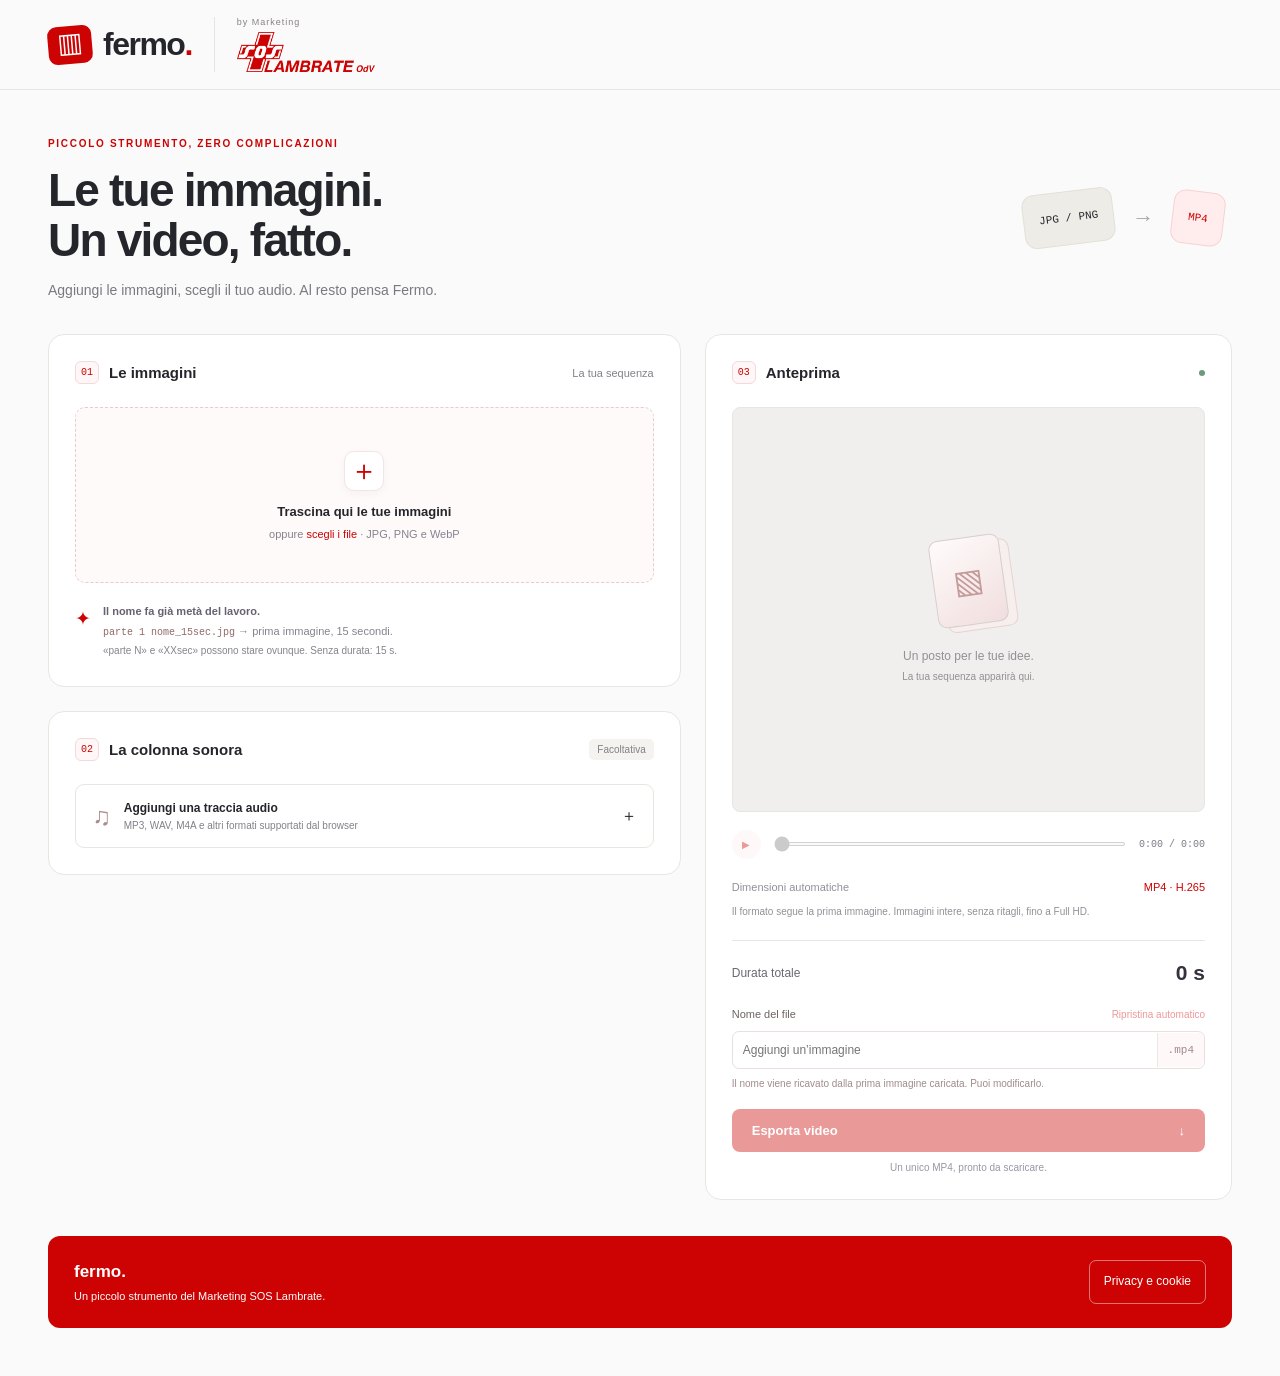
<file: index.html>
<!doctype html>
<html lang="it"><head><meta charset="UTF-8"><meta name="viewport" content="width=device-width,initial-scale=1"><meta name="theme-color" content="#fafafa"><meta name="description" content="Trasforma immagini in un video MP4. Ordine e durata automatici, audio su misura."><title>Fermo — by Marketing SOS Lambrate</title><link rel="stylesheet" href="style.css"></head>
<body>
<header><div class="brand-lockup"><a class="brand" href="./"><span class="brand-icon">▥</span> fermo<span class="brand-dot">.</span></a><div class="brand-credit"><span>by Marketing</span><img src="sos-lambrate.png" alt="SOS Lambrate OdV" width="138" height="40"></div></div></header>
<main>
<div class="intro"><div><div class="eyebrow">PICCOLO STRUMENTO, ZERO COMPLICAZIONI</div><h1>Le tue immagini.<br>Un video, fatto.</h1><p>Aggiungi le immagini, scegli il tuo audio. Al resto pensa Fermo.</p></div><div class="intro-note"><span>JPG / PNG</span><b>→</b><span>MP4</span></div></div>
<div id="message" role="status" aria-live="polite" hidden></div>
<fieldset id="editor"><div class="workspace"><div class="left-column">
<section class="panel"><div class="section-head"><h2><span class="step">01</span> Le immagini</h2><span id="count" class="muted">La tua sequenza</span></div>
<label class="dropzone" id="dropzone" for="images"><span class="upload-icon">＋</span><strong>Trascina qui le tue immagini</strong><span>oppure <u>scegli i file</u> · JPG, PNG e WebP</span><input id="images" type="file" accept="image/jpeg,image/png,image/webp" multiple></label>
<div class="rule"><span>✦</span><div><b>Il nome fa già metà del lavoro.</b><br><code>parte 1 nome_15sec.jpg</code> → prima immagine, 15 secondi.<br><small>«parte N» e «XXsec» possono stare ovunque. Senza durata: 15 s.</small></div></div>
<div id="sequence" class="sequence"></div><div id="duplicate" class="warning" hidden></div>
<div class="list-tools" id="listTools" hidden><span>Trascina le schede o usa le frecce per riordinare.</span><button type="button" class="text-button" id="sort">Riordina per parte ↗</button></div>
</section>
<section class="panel audio-panel"><div class="section-head"><h2><span class="step">02</span> La colonna sonora</h2><span class="tag">Facoltativa</span></div>
<label class="audio-upload" for="audio"><span class="music">♫</span><div><strong id="audioName">Aggiungi una traccia audio</strong><small id="audioSubtitle">MP3, WAV, M4A e altri formati supportati dal browser</small></div><span>＋</span><input id="audio" type="file" accept="audio/*"></label>
<div id="audioEditor" hidden>
<div class="audio-window-heading"><span>Il tuo audio, a misura di video</span><strong id="windowDuration">0 s</strong></div>
<p class="window-instructions" id="windowInstructions">Trascina il riquadro per scegliere il punto di partenza. La durata segue il video.</p>
<div class="wave-wrap" id="waveWrap"><canvas id="wave" width="1000" height="110" aria-label="Forma d’onda della traccia audio"></canvas><div id="waveSelection" role="slider" tabindex="0" aria-label="Posizione del tratto audio, durata uguale al video" aria-valuemin="0" aria-valuemax="0" aria-valuenow="0"><span id="windowGrip">↔</span></div><div id="audioPlayhead" class="audio-playhead" aria-hidden="true" hidden><span></span></div></div>
<div class="wave-labels"><span>0:00</span><span id="trackDuration">0:00</span></div>
<div class="audio-window-controls"><div class="audio-time-info"><span id="selectedInterval"></span><span class="audio-position"><i></i><span id="audioPosition"></span></span></div><button type="button" id="listen" class="secondary">▶ Ascolta selezione</button></div>
<div class="audio-options"><span class="fixed-duration">⌁ Durata agganciata al video</span><label>Volume <input id="volume" type="range" min="0" max="1" value="1" step="0.01" aria-label="Volume audio"></label></div><div class="audio-footer"><span id="audioHint"></span><button id="removeAudio" type="button" class="text-button">Rimuovi audio</button></div></div>
</section></div>
<aside class="panel preview-panel"><div class="section-head"><h2><span class="step">03</span> Anteprima</h2><span class="live-dot"></span></div>
<div class="stage"><canvas id="preview" width="1080" height="1080" hidden></canvas><div id="placeholder"><div class="frame-art"><span>▧</span></div><strong>Un posto per le tue idee.</strong><p>La tua sequenza apparirà qui.</p></div></div>
<div class="playback"><button id="play" type="button" class="play-button" aria-label="Riproduci anteprima" disabled>▶</button><input id="seek" type="range" min="0" max="1" step="0.01" value="0" aria-label="Posizione anteprima" disabled><span id="clock">0:00 / 0:00</span></div>
<div class="preview-settings"><div class="output-info"><span id="dimensions">Dimensioni automatiche</span><span>MP4 · H.265</span></div><p class="footnote">Il formato segue la prima immagine. Immagini intere, senza ritagli, fino a Full HD.</p></div>
<div class="summary"><span>Durata totale</span><strong id="total">0 s</strong></div>
<div class="filename-editor"><div class="filename-heading"><label for="filename">Nome del file</label><button id="resetFilename" type="button" class="text-button" disabled>Ripristina automatico</button></div><div class="filename-input"><input id="filename" type="text" maxlength="180" autocomplete="off" spellcheck="false" placeholder="Aggiungi un’immagine" aria-describedby="filenameHint" disabled><span>.mp4</span></div><p id="filenameHint">Il nome viene ricavato dalla prima immagine caricata. Puoi modificarlo.</p></div>
<button id="export" type="button" class="primary" disabled>Esporta video <span>↓</span></button><p class="export-note">Un unico MP4, pronto da scaricare.</p>
</aside></div></fieldset>
<section id="exportProgress" class="progress-panel" hidden><div><strong id="progressLabel">Preparazione…</strong><button type="button" id="cancel" class="secondary">Annulla</button></div><progress id="progress" max="1" value="0"></progress><small>Puoi annullare in qualsiasi momento. Mantieni aperta questa scheda.</small></section>
<section id="result" class="result" hidden><span class="success-icon">✓</span><div><strong>Il tuo video è pronto.</strong><span id="resultFilename"></span><span id="resultInfo"></span></div><a id="download" class="primary" download="fermo-video.mp4">Scarica MP4 ↓</a></section>
<footer><span>fermo. <span class="muted">Un piccolo strumento del Marketing SOS Lambrate.</span></span><nav aria-label="Informazioni"><a href="privacy.html" target="_blank" rel="noopener">Privacy e cookie</a></nav></footer>
</main><script type="module" src="app.js"></script></body></html>
</file>
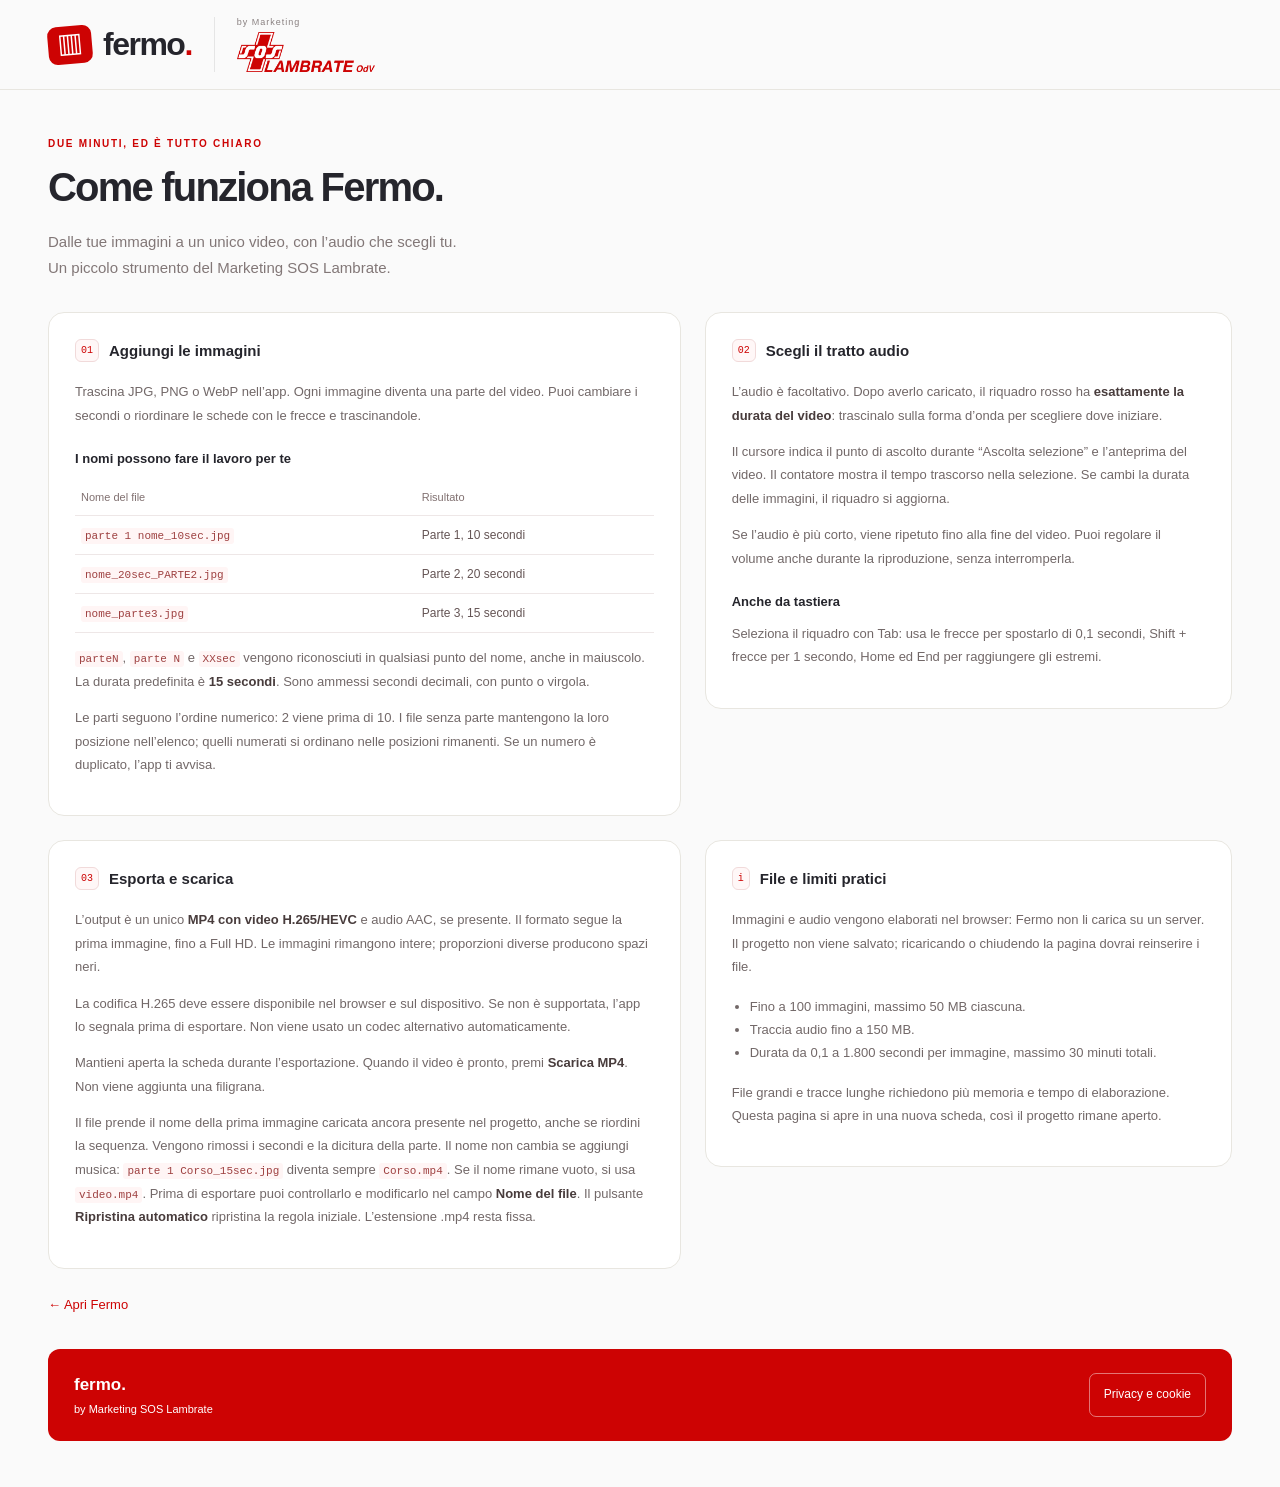
<file: come-funziona.html>
<!doctype html><html lang="it"><head><meta charset="utf-8"><meta name="viewport" content="width=device-width,initial-scale=1"><meta name="theme-color" content="#fafafa"><title>Come funziona — Fermo</title><link rel="stylesheet" href="style.css"></head><body><header><div class="brand-lockup"><a class="brand" href="./"><span class="brand-icon">▥</span> fermo<span class="brand-dot">.</span></a><div class="brand-credit"><span>by Marketing</span><img src="sos-lambrate.png" alt="SOS Lambrate OdV" width="138" height="40"></div></div></header>
<main class="guide-page"><div class="eyebrow">DUE MINUTI, ED È TUTTO CHIARO</div><h1>Come funziona Fermo.</h1><p class="guide-intro">Dalle tue immagini a un unico video, con l’audio che scegli tu.<br>Un piccolo strumento del Marketing SOS Lambrate.</p>
<div class="guide-grid">
<section class="panel"><h2><span class="step">01</span> Aggiungi le immagini</h2><p>Trascina JPG, PNG o WebP nell’app. Ogni immagine diventa una parte del video. Puoi cambiare i secondi o riordinare le schede con le frecce e trascinandole.</p><h3>I nomi possono fare il lavoro per te</h3><div class="guide-table"><table><thead><tr><th>Nome del file</th><th>Risultato</th></tr></thead><tbody><tr><td><code>parte 1 nome_10sec.jpg</code></td><td>Parte 1, 10 secondi</td></tr><tr><td><code>nome_20sec_PARTE2.jpg</code></td><td>Parte 2, 20 secondi</td></tr><tr><td><code>nome_parte3.jpg</code></td><td>Parte 3, 15 secondi</td></tr></tbody></table></div><p><code>parteN</code>, <code>parte N</code> e <code>XXsec</code> vengono riconosciuti in qualsiasi punto del nome, anche in maiuscolo. La durata predefinita è <strong>15 secondi</strong>. Sono ammessi secondi decimali, con punto o virgola.</p><p>Le parti seguono l’ordine numerico: 2 viene prima di 10. I file senza parte mantengono la loro posizione nell’elenco; quelli numerati si ordinano nelle posizioni rimanenti. Se un numero è duplicato, l’app ti avvisa.</p></section>
<section class="panel"><h2><span class="step">02</span> Scegli il tratto audio</h2><p>L’audio è facoltativo. Dopo averlo caricato, il riquadro rosso ha <strong>esattamente la durata del video</strong>: trascinalo sulla forma d’onda per scegliere dove iniziare.</p><p>Il cursore indica il punto di ascolto durante “Ascolta selezione” e l’anteprima del video. Il contatore mostra il tempo trascorso nella selezione. Se cambi la durata delle immagini, il riquadro si aggiorna.</p><p>Se l’audio è più corto, viene ripetuto fino alla fine del video. Puoi regolare il volume anche durante la riproduzione, senza interromperla.</p><h3>Anche da tastiera</h3><p>Seleziona il riquadro con Tab: usa le frecce per spostarlo di 0,1 secondi, Shift + frecce per 1 secondo, Home ed End per raggiungere gli estremi.</p></section>
<section class="panel"><h2><span class="step">03</span> Esporta e scarica</h2><p>L’output è un unico <strong>MP4 con video H.265/HEVC</strong> e audio AAC, se presente. Il formato segue la prima immagine, fino a Full HD. Le immagini rimangono intere; proporzioni diverse producono spazi neri.</p><p>La codifica H.265 deve essere disponibile nel browser e sul dispositivo. Se non è supportata, l’app lo segnala prima di esportare. Non viene usato un codec alternativo automaticamente.</p><p>Mantieni aperta la scheda durante l’esportazione. Quando il video è pronto, premi <strong>Scarica MP4</strong>. Non viene aggiunta una filigrana.</p><p>Il file prende il nome della prima immagine caricata ancora presente nel progetto, anche se riordini la sequenza. Vengono rimossi i secondi e la dicitura della parte. Il nome non cambia se aggiungi musica: <code>parte 1 Corso_15sec.jpg</code> diventa sempre <code>Corso.mp4</code>. Se il nome rimane vuoto, si usa <code>video.mp4</code>. Prima di esportare puoi controllarlo e modificarlo nel campo <strong>Nome del file</strong>. Il pulsante <strong>Ripristina automatico</strong> ripristina la regola iniziale. L’estensione .mp4 resta fissa.</p></section>
<section class="panel"><h2><span class="step">i</span> File e limiti pratici</h2><p>Immagini e audio vengono elaborati nel browser: Fermo non li carica su un server. Il progetto non viene salvato; ricaricando o chiudendo la pagina dovrai reinserire i file.</p><ul><li>Fino a 100 immagini, massimo 50 MB ciascuna.</li><li>Traccia audio fino a 150 MB.</li><li>Durata da 0,1 a 1.800 secondi per immagine, massimo 30 minuti totali.</li></ul><p>File grandi e tracce lunghe richiedono più memoria e tempo di elaborazione. Questa pagina si apre in una nuova scheda, così il progetto rimane aperto.</p></section>
</div><a class="guide-back" href="./">← Apri Fermo</a><footer><span>fermo. <span class="muted">by Marketing SOS Lambrate</span></span><nav aria-label="Informazioni"><a href="privacy.html" target="_blank" rel="noopener">Privacy e cookie</a></nav></footer></main></body></html>
</file>
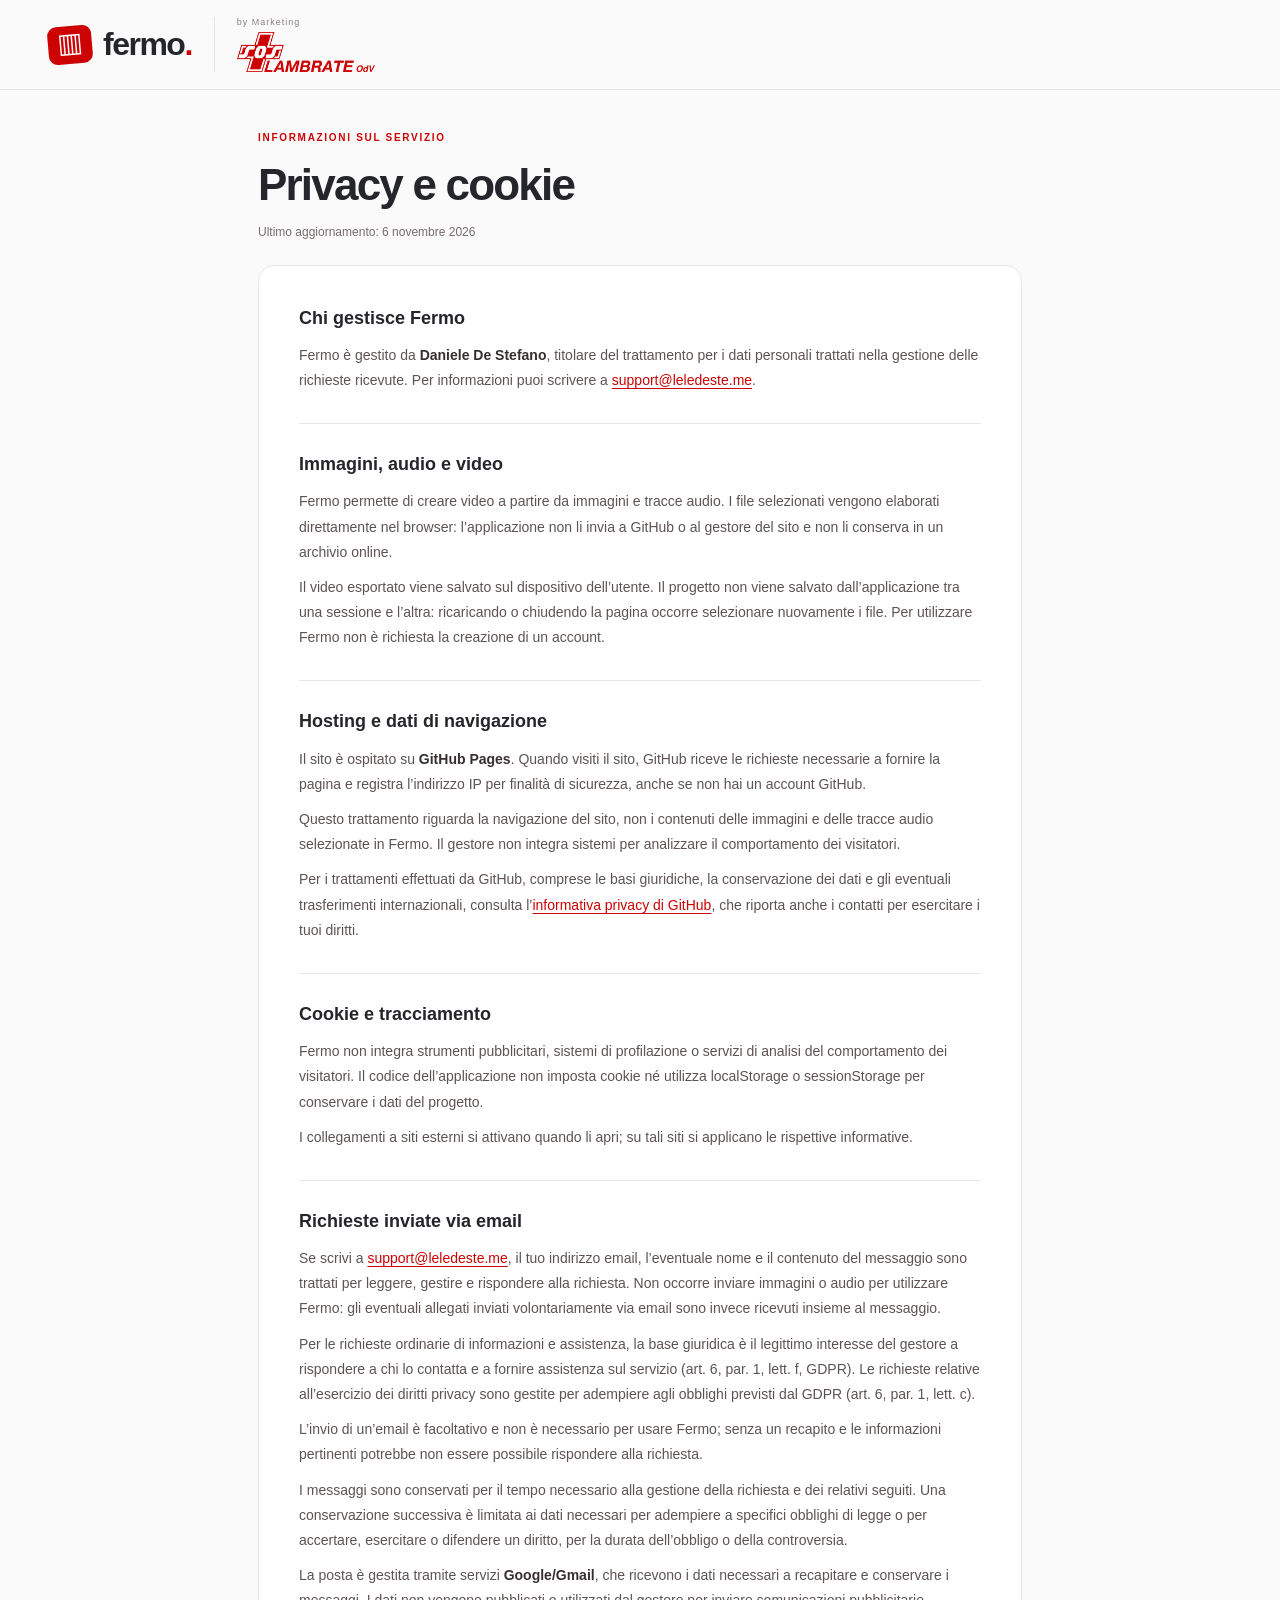
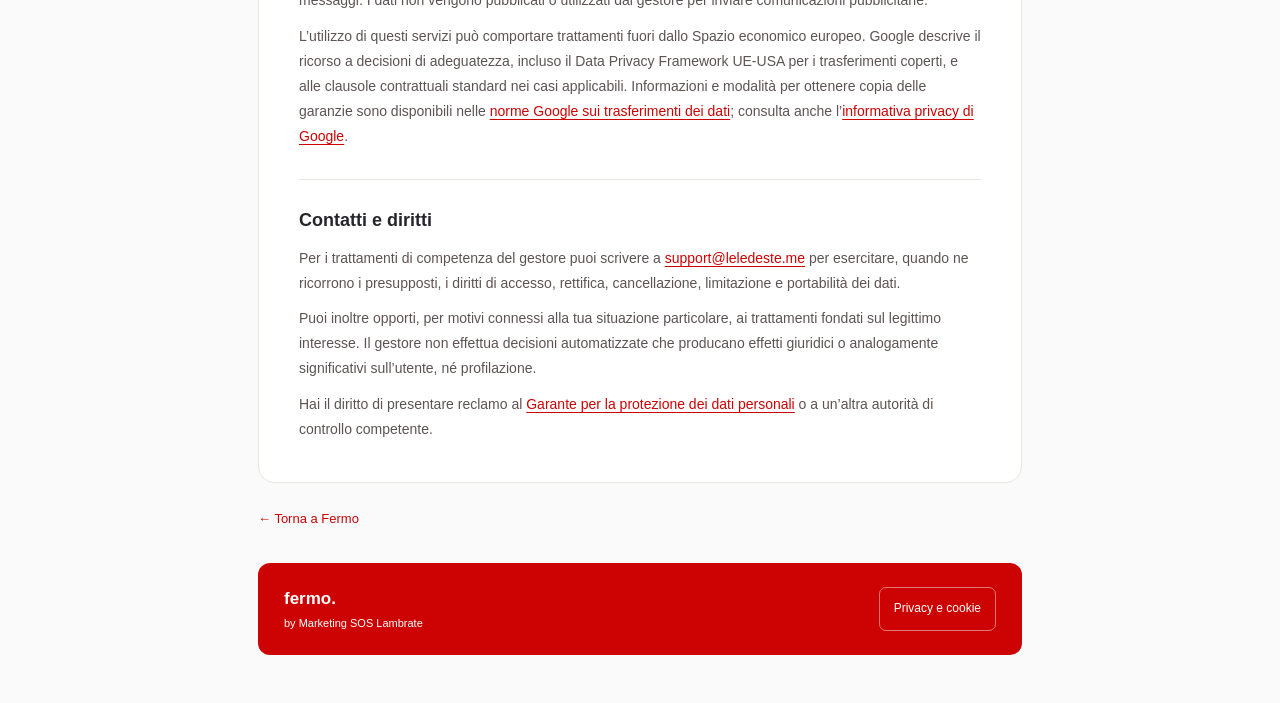
<file: privacy.html>
<!doctype html>
<html lang="it">
<head>
<meta charset="utf-8">
<meta name="viewport" content="width=device-width,initial-scale=1">
<meta name="theme-color" content="#fafafa">
<meta name="description" content="Come Fermo tratta i file, i dati di navigazione e le richieste di assistenza.">
<title>Privacy e cookie — Fermo</title>
<link rel="stylesheet" href="style.css">
<style>
.privacy-page{max-width:860px;padding-top:42px}
.privacy-page h1{font-size:clamp(32px,6vw,44px);line-height:1.15}
.privacy-date{font-size:12px;color:#776c6c;margin:14px 0 26px}
.privacy-content{padding:clamp(22px,4vw,40px)}
.privacy-content section+section{margin-top:30px;padding-top:28px;border-top:1px solid var(--line)}
.privacy-content h2{display:block;font-size:18px;line-height:1.4;margin:0 0 12px}
.privacy-content p,.privacy-content li{font-size:14px;line-height:1.8;color:#5e5353}
.privacy-content p{margin:10px 0}
.privacy-content p:last-child{margin-bottom:0}
.privacy-content a,.privacy-page footer a{color:var(--accent);text-underline-offset:3px;overflow-wrap:anywhere}
.privacy-content strong{color:#372f2f}
.privacy-content ul{padding-left:22px}
.privacy-page a:focus-visible{outline:2px solid var(--accent);outline-offset:4px;border-radius:2px}
@media(prefers-reduced-motion:reduce){*{scroll-behavior:auto}}
</style>
</head>
<body>
<header><div class="brand-lockup"><a class="brand" href="./" aria-label="Fermo, pagina principale"><span class="brand-icon" aria-hidden="true">▥</span> fermo<span class="brand-dot">.</span></a><div class="brand-credit"><span>by Marketing</span><img src="sos-lambrate.png" alt="SOS Lambrate OdV" width="138" height="40"></div></div></header>
<main class="privacy-page">
<div class="eyebrow">INFORMAZIONI SUL SERVIZIO</div>
<h1>Privacy e cookie</h1>
<p class="privacy-date">Ultimo aggiornamento: <time datetime="2026-11-06">6 novembre 2026</time></p>
<article class="panel privacy-content" aria-label="Informativa privacy">
<section aria-labelledby="gestore">
<h2 id="gestore">Chi gestisce Fermo</h2>
<p>Fermo è gestito da <strong>Daniele De Stefano</strong>, titolare del trattamento per i dati personali trattati nella gestione delle richieste ricevute. Per informazioni puoi scrivere a <a href="mailto:support@leledeste.me">support@leledeste.me</a>.</p>
</section>
<section aria-labelledby="file">
<h2 id="file">Immagini, audio e video</h2>
<p>Fermo permette di creare video a partire da immagini e tracce audio. I file selezionati vengono elaborati direttamente nel browser: l’applicazione non li invia a GitHub o al gestore del sito e non li conserva in un archivio online.</p>
<p>Il video esportato viene salvato sul dispositivo dell’utente. Il progetto non viene salvato dall’applicazione tra una sessione e l’altra: ricaricando o chiudendo la pagina occorre selezionare nuovamente i file. Per utilizzare Fermo non è richiesta la creazione di un account.</p>
</section>
<section aria-labelledby="hosting">
<h2 id="hosting">Hosting e dati di navigazione</h2>
<p>Il sito è ospitato su <strong>GitHub Pages</strong>. Quando visiti il sito, GitHub riceve le richieste necessarie a fornire la pagina e registra l’indirizzo IP per finalità di sicurezza, anche se non hai un account GitHub.</p>
<p>Questo trattamento riguarda la navigazione del sito, non i contenuti delle immagini e delle tracce audio selezionate in Fermo. Il gestore non integra sistemi per analizzare il comportamento dei visitatori.</p>
<p>Per i trattamenti effettuati da GitHub, comprese le basi giuridiche, la conservazione dei dati e gli eventuali trasferimenti internazionali, consulta l’<a href="https://docs.github.com/en/site-policy/privacy-policies/github-general-privacy-statement" target="_blank" rel="noopener noreferrer">informativa privacy di GitHub</a>, che riporta anche i contatti per esercitare i tuoi diritti.</p>
</section>
<section aria-labelledby="cookie">
<h2 id="cookie">Cookie e tracciamento</h2>
<p>Fermo non integra strumenti pubblicitari, sistemi di profilazione o servizi di analisi del comportamento dei visitatori. Il codice dell’applicazione non imposta cookie né utilizza localStorage o sessionStorage per conservare i dati del progetto.</p>
<p>I collegamenti a siti esterni si attivano quando li apri; su tali siti si applicano le rispettive informative.</p>
</section>
<section aria-labelledby="email">
<h2 id="email">Richieste inviate via email</h2>
<p>Se scrivi a <a href="mailto:support@leledeste.me">support@leledeste.me</a>, il tuo indirizzo email, l’eventuale nome e il contenuto del messaggio sono trattati per leggere, gestire e rispondere alla richiesta. Non occorre inviare immagini o audio per utilizzare Fermo: gli eventuali allegati inviati volontariamente via email sono invece ricevuti insieme al messaggio.</p>
<p>Per le richieste ordinarie di informazioni e assistenza, la base giuridica è il legittimo interesse del gestore a rispondere a chi lo contatta e a fornire assistenza sul servizio (art. 6, par. 1, lett. f, GDPR). Le richieste relative all’esercizio dei diritti privacy sono gestite per adempiere agli obblighi previsti dal GDPR (art. 6, par. 1, lett. c).</p>
<p>L’invio di un’email è facoltativo e non è necessario per usare Fermo; senza un recapito e le informazioni pertinenti potrebbe non essere possibile rispondere alla richiesta.</p>
<p>I messaggi sono conservati per il tempo necessario alla gestione della richiesta e dei relativi seguiti. Una conservazione successiva è limitata ai dati necessari per adempiere a specifici obblighi di legge o per accertare, esercitare o difendere un diritto, per la durata dell’obbligo o della controversia.</p>
<p>La posta è gestita tramite servizi <strong>Google/Gmail</strong>, che ricevono i dati necessari a recapitare e conservare i messaggi. I dati non vengono pubblicati o utilizzati dal gestore per inviare comunicazioni pubblicitarie.</p>
<p>L’utilizzo di questi servizi può comportare trattamenti fuori dallo Spazio economico europeo. Google descrive il ricorso a decisioni di adeguatezza, incluso il Data Privacy Framework UE-USA per i trasferimenti coperti, e alle clausole contrattuali standard nei casi applicabili. Informazioni e modalità per ottenere copia delle garanzie sono disponibili nelle <a href="https://policies.google.com/privacy/frameworks?hl=it" target="_blank" rel="noopener noreferrer">norme Google sui trasferimenti dei dati</a>; consulta anche l’<a href="https://policies.google.com/privacy?hl=it" target="_blank" rel="noopener noreferrer">informativa privacy di Google</a>.</p>
</section>
<section aria-labelledby="diritti">
<h2 id="diritti">Contatti e diritti</h2>
<p>Per i trattamenti di competenza del gestore puoi scrivere a <a href="mailto:support@leledeste.me">support@leledeste.me</a> per esercitare, quando ne ricorrono i presupposti, i diritti di accesso, rettifica, cancellazione, limitazione e portabilità dei dati.</p>
<p>Puoi inoltre opporti, per motivi connessi alla tua situazione particolare, ai trattamenti fondati sul legittimo interesse. Il gestore non effettua decisioni automatizzate che producano effetti giuridici o analogamente significativi sull’utente, né profilazione.</p>
<p>Hai il diritto di presentare reclamo al <a href="https://www.garanteprivacy.it/" target="_blank" rel="noopener noreferrer">Garante per la protezione dei dati personali</a> o a un’altra autorità di controllo competente.</p>
</section>
</article>
<a class="guide-back" href="./">← Torna a Fermo</a>
<footer><span>fermo. <span class="muted">by Marketing SOS Lambrate</span></span><nav aria-label="Informazioni"><a href="privacy.html" aria-current="page">Privacy e cookie</a></nav></footer>
</main>
</body>
</html>
</file>
<file: style.css>
:root{font-family:Inter,ui-sans-serif,-apple-system,BlinkMacSystemFont,"Segoe UI",sans-serif;color:#25252c;background:#fafafa;font-synthesis:none;--accent:#cd0303;--line:#e8e6e0;--muted:#818188}*{box-sizing:border-box}body{margin:0}button,input,select{font:inherit}button,a,label,input{ -webkit-tap-highlight-color:transparent}button,a,select{touch-action:manipulation}button{cursor:pointer}button:disabled{cursor:not-allowed;opacity:.4}button:focus-visible,a:focus-visible,input:focus-visible,select:focus-visible,label:focus-within{outline:3px solid #f8a0a0;outline-offset:3px}button{border:0}header{height:90px;max-width:1280px;margin:auto;padding:0 48px;display:flex;align-items:center;justify-content:space-between;border-bottom:1px solid var(--line)}.brand{display:flex;align-items:center;text-decoration:none;color:inherit;font-size:32px;font-weight:800;letter-spacing:-1.5px}.brand-icon{background:var(--accent);color:white;font-size:27px;padding:1px 9px 5px;border-radius:9px;margin-right:11px;transform:rotate(-5deg);letter-spacing:0}.brand-dot{color:var(--accent)}.private{font-size:12px;color:#66686c;display:flex;align-items:center;gap:8px}.private i,.live-dot{width:6px;height:6px;border-radius:100%;background:#6c9b7b}main{max-width:1280px;margin:auto;padding:48px}.intro{display:flex;justify-content:space-between;align-items:center;margin-bottom:36px}.eyebrow{font-size:10px;letter-spacing:1.7px;font-weight:700;color:var(--accent);margin-bottom:17px}h1{font-size:46px;line-height:1.08;letter-spacing:-1.8px;margin:0;font-weight:650}.intro p{font-size:14px;color:#797a80;margin:17px 0 0}.intro-note{display:flex;gap:18px;align-items:center;margin-right:8px}.intro-note span{background:#eeece7;border:1px solid #e3e0d8;border-radius:12px;padding:20px 15px;font:11px ui-monospace,monospace;transform:rotate(-7deg)}.intro-note span:last-child{background:#ffeded;color:var(--accent);border-color:#f7d1d1;transform:rotate(7deg)}.intro-note b{color:#aaa6b1;font-size:22px;font-weight:400}fieldset{border:0;margin:0;padding:0;min-width:0}.workspace{display:grid;grid-template-columns:1.2fr 1fr;gap:24px;align-items:start}.left-column{display:grid;gap:24px}.panel{background:#fff;border:1px solid var(--line);border-radius:16px;padding:26px}.section-head{display:flex;justify-content:space-between;align-items:center;margin-bottom:23px;gap:10px}h2{font-size:15px;font-weight:650;margin:0;display:flex;align-items:center;gap:10px}.step{font:10px ui-monospace,monospace;border:1px solid #f1dada;background:#fff7f7;border-radius:6px;color:var(--accent);padding:5px}.muted{color:var(--muted);font-size:11px}.dropzone{position:relative;min-height:176px;display:flex;flex-direction:column;justify-content:center;align-items:center;gap:9px;background:#fffafa;border:1.5px dashed #eacaca;border-radius:10px;cursor:pointer;text-align:center;padding:20px}.dropzone.over{background:#ffeded;border-color:var(--accent)}.upload-icon{font-size:28px;color:var(--accent);background:white;box-shadow:0 3px 9px #3200000a;border:1px solid #f4e4e4;border-radius:10px;line-height:38px;width:40px;margin-bottom:4px}.dropzone strong{font-size:13px;font-weight:600}.dropzone>span:last-of-type{font-size:11px;color:#86818f}.dropzone u{color:var(--accent);text-decoration:none}.dropzone input,.audio-upload input{position:absolute;inset:0;opacity:0;width:100%;height:100%;cursor:pointer}.rule{display:flex;gap:12px;font-size:11px;color:#85828d;line-height:1.75;margin:19px 0 0}.rule>span{color:var(--accent);font-size:19px}.rule b{color:#676171;font-weight:550}.rule code{font-size:10px;color:#916969}.rule small{font-size:10px}.tag{font-size:10px;background:#f4f3f0;color:#838086;padding:5px 8px;border-radius:5px}.audio-upload{position:relative;display:flex;align-items:center;gap:13px;padding:16px;border:1px solid var(--line);border-radius:9px;cursor:pointer}.audio-upload div{flex:1;min-width:0}.audio-upload strong{font-size:12px;font-weight:550;display:block;overflow:hidden;text-overflow:ellipsis;white-space:nowrap}.audio-upload small{font-size:10px;color:var(--muted);display:block;margin-top:5px}.music{font-size:25px;color:#aa8d8d}.preview-panel{position:sticky;top:24px}.stage{aspect-ratio:1.17;background:#f0efed;border:1px solid #e8e6e3;border-radius:8px;display:flex;justify-content:center;align-items:center;overflow:hidden}.stage canvas{max-width:100%;max-height:100%;width:auto;height:auto;object-fit:contain}.stage #placeholder{text-align:center;color:#929098}.frame-art{width:71px;height:88px;border:1px solid #d9cece;background:linear-gradient(150deg,#fffbfb,#f1dede);border-radius:9px;display:grid;place-items:center;margin:0 auto 21px;transform:rotate(-8deg);box-shadow:9px 6px 0 -1px #f7eeee,9px 6px 0 0 #e6d3d3}.frame-art span{font-size:32px;color:#c49a9a}.stage strong{font-size:12px;font-weight:500}.stage p{font-size:10px;margin:7px 0 0}.playback{display:flex;align-items:center;gap:11px;margin:18px 0 22px}.play-button{width:29px;height:29px;border-radius:50%;background:#fff0f0;color:var(--accent);font-size:10px;flex-shrink:0}.playback input{width:100%;min-width:20px}.playback span{font:10px ui-monospace,monospace;white-space:nowrap;color:#817b89}input[type=range]{accent-color:var(--accent);cursor:pointer;height:4px}select{width:100%;display:block;border:1px solid var(--line);background:#fff;padding:10px;border-radius:7px;margin-top:8px;font-size:12px;color:#48444e}.preview-settings>label{font-size:11px;color:#65616c}.output-info{display:flex;justify-content:space-between;font-size:10px;color:#939099;margin-top:10px}.footnote{font-size:10px;color:#929097;line-height:1.6;margin:11px 0 20px}.summary{border-top:1px solid var(--line);padding:20px 0;display:flex;align-items:center;justify-content:space-between;font-size:12px;color:#6c6772}.summary strong{font-size:21px;color:#37313e;font-weight:600}.primary{background:var(--accent);color:white;border:0;border-radius:8px;display:flex;justify-content:center;align-items:center;gap:12px;padding:14px 20px;font-size:13px;font-weight:550;text-decoration:none}.preview-panel .primary{width:100%;justify-content:space-between}.export-note{text-align:center;font-size:10px;color:#9b95a4;margin-bottom:0}footer{display:flex;justify-content:space-between;color:#99959d;margin-top:36px;font-size:10px;gap:12px}footer>span:first-child{font-weight:700;color:#796d6d}footer .muted{font-size:10px;font-weight:400;margin-left:10px}.sequence{display:grid;gap:9px;margin-top:18px}.sequence:empty{display:none}.clip{display:flex;align-items:center;gap:10px;border:1px solid var(--line);padding:10px;border-radius:9px;background:white}.clip.dragging{opacity:.4}.clip img{width:49px;height:55px;object-fit:contain;background:#f0efed;border-radius:4px}.clip-main{flex:1;min-width:0}.clip-name{display:block;font-size:11px;white-space:nowrap;text-overflow:ellipsis;overflow:hidden;font-weight:550}.clip-meta{display:block;color:var(--muted);font-size:10px;margin-top:6px}.clip-duration{display:flex;align-items:center;gap:4px;font-size:10px;color:#837c8a}.clip-duration input{width:58px;padding:7px 4px 7px 8px;border:1px solid #e9e4e4;border-radius:5px;color:#554444;font-size:12px}.clip-actions{display:flex;flex-direction:column;gap:1px}.clip-actions button{color:#928282;background:transparent;font-size:12px;padding:2px 5px}.list-tools{font-size:10px;color:#96909c;display:flex;justify-content:space-between;align-items:center;gap:10px;margin-top:15px}.text-button{font-size:10px;color:var(--accent);background:none;padding:4px 0;white-space:nowrap}.warning{font-size:11px;background:#fff5df;color:#8a611c;padding:10px;border-radius:6px;margin-top:12px}.wave-wrap{position:relative;margin-top:22px;background:#faf5f5;border-radius:7px;overflow:hidden;height:70px}.wave-wrap canvas{width:100%;height:100%}#waveSelection{position:absolute;top:0;bottom:0;background:#cd030314;border-left:2px solid var(--accent);border-right:2px solid var(--accent);pointer-events:none}.trim-sliders{display:flex;gap:18px;margin:12px 0 16px}.trim-sliders label{flex:1;font-size:10px;color:#8d7474;display:flex;align-items:center;gap:6px}.trim-sliders input{width:100%;min-width:0}.trim-values{display:flex;gap:13px;align-items:center}.trim-values>label{font-size:9px;color:#9e9292;letter-spacing:1px;flex:1}.trim-values label>div{display:flex;align-items:center;border:1px solid var(--line);border-radius:6px;padding:7px;font-size:11px;color:#9e9292;margin-top:5px}.trim-values input{width:100%;min-width:35px;border:0;font-size:12px;color:#554444;outline:none}.trim-values>span{color:#b8a5a5}.secondary{background:#fff0f0;color:var(--accent);border-radius:6px;padding:10px 12px;font-size:11px}.trim-values .secondary{align-self:end;min-height:34px}.audio-options{display:flex;justify-content:space-between;gap:10px;margin-top:18px;font-size:10px;color:#877575;align-items:center}.audio-options label{display:flex;align-items:center;gap:5px}.audio-options input[type=checkbox]{accent-color:var(--accent)}.audio-options input[type=range]{width:65px}.audio-footer{display:flex;justify-content:space-between;gap:10px;align-items:center;margin-top:12px;font-size:10px;color:#938383;line-height:1.5}.progress-panel,.result{margin-top:24px;border-radius:12px;padding:22px;background:#fff0f0;color:#8d2828}.progress-panel>div{display:flex;justify-content:space-between;align-items:center;font-size:13px}.progress-panel progress{width:100%;accent-color:var(--accent);height:7px;margin:17px 0}.progress-panel small{font-size:11px}.result{display:flex;align-items:center;gap:15px}.result>div{flex:1}.result strong{display:block;font-size:15px}.result span:not(.success-icon){display:block;font-size:11px;margin-top:5px}.success-icon{font-size:25px}.result .primary{font-size:12px}#message{padding:13px 17px;background:#fff1d9;border:1px solid #f1dfbc;border-radius:9px;font-size:12px;line-height:1.5;margin-bottom:20px}[hidden]{display:none!important}@media(min-width:1450px){main{padding-top:56px}.stage{aspect-ratio:1.15}}@media(max-width:850px){header{padding:0 24px;height:75px}main{padding:30px 24px}.workspace{grid-template-columns:1fr}.preview-panel{position:static}.stage{max-height:420px}.intro-note{display:none}h1{font-size:38px}.intro{margin-bottom:28px}.panel{padding:22px}footer{flex-wrap:wrap}.private{font-size:10px}}@media(max-width:440px){main{padding:27px 16px}header{padding:0 18px}.panel{padding:17px}.trim-values{gap:7px}.trim-values .secondary{padding:10px 7px;font-size:10px}.audio-options{flex-wrap:wrap}.result{flex-wrap:wrap}.result a{width:100%}.list-tools{flex-wrap:wrap}.clip{gap:6px}.intro p{line-height:1.6}.section-head>.muted{font-size:10px}}

.brand-lockup{display:flex;align-items:center;gap:22px}.brand-credit{border-left:1px solid #e5e5e5;padding-left:22px;display:flex;flex-direction:column;gap:5px}.brand-credit>span{font-size:9px;color:#898080;letter-spacing:1px}.brand-credit img{width:138px;height:40px;object-fit:contain;object-position:left center}.audio-window-heading{display:flex;align-items:center;justify-content:space-between;margin-top:23px;font-size:12px;color:#625757}.audio-window-heading strong{background:#fff0f0;color:var(--accent);padding:6px 9px;border-radius:6px;font-size:12px}.window-instructions{font-size:11px;line-height:1.6;color:#918181;margin:10px 0 0}.wave-wrap{height:104px;margin-top:15px;padding-top:27px}.wave-wrap canvas{height:77px}.wave-labels{display:flex;justify-content:space-between;font:10px ui-monospace,monospace;color:#a18c8c;margin-top:6px}#waveSelection{border:2px solid var(--accent);border-radius:6px;pointer-events:auto;cursor:grab;touch-action:none;user-select:none;min-width:5px;overflow:hidden}#waveSelection.dragging{cursor:grabbing}#waveSelection[aria-disabled=true]{cursor:default;opacity:.65}#windowGrip{position:absolute;top:0;left:0;right:0;background:var(--accent);color:white;font-size:11px;line-height:24px;text-align:center;white-space:nowrap;font-weight:600}.audio-window-controls{display:flex;align-items:center;justify-content:space-between;gap:8px;margin-top:17px}.audio-window-controls>span{font:11px ui-monospace,monospace;color:#896b6b}.fixed-duration{font-size:10px;color:#a18282}.codec-note{font-size:10px;line-height:1.5;color:#9c9292;margin-top:-10px;margin-bottom:20px}.preview-settings .output-info{font-size:11px}.preview-settings .output-info span:last-child{color:var(--accent)}
@media(max-width:560px){header{height:86px}.brand-lockup{gap:12px}.brand-credit{padding-left:12px}.brand-credit img{width:100px;height:29px}.brand-credit>span{font-size:8px}.brand{font-size:27px}.brand-icon{font-size:22px;padding:1px 7px 4px;margin-right:7px}.private{max-width:85px;line-height:1.5;font-size:9px}.private i{flex-shrink:0}}

.audio-playhead{position:absolute;top:25px;bottom:0;width:2px;background:#29232a;z-index:4;pointer-events:none;transform:translateX(-1px);box-shadow:0 0 0 1px #ffffffb3}.audio-playhead>span{position:absolute;top:-3px;left:-4px;width:10px;height:10px;background:#29232a;clip-path:polygon(0 0,100% 0,100% 45%,50% 100%,0 45%)}.audio-time-info{display:flex;flex-direction:column;gap:7px;min-width:0}.audio-time-info>#selectedInterval{font:10px ui-monospace,monospace;color:#9b8484}.audio-position{display:flex;align-items:center;gap:6px;font:12px ui-monospace,monospace;font-weight:600;color:#3f3333}.audio-position i{display:inline-block;width:6px;height:6px;background:var(--accent);border-radius:50%}footer nav a{color:var(--accent);text-decoration:none;font-size:11px}footer nav a:hover{text-decoration:underline}.guide-page{padding-top:48px}.guide-page h1{font-size:40px}.guide-intro{color:#827777;font-size:15px;line-height:1.7;margin:20px 0 32px}.guide-grid{display:grid;grid-template-columns:1.2fr 1fr;gap:24px;align-items:start}.guide-grid p,.guide-grid li{font-size:13px;line-height:1.8;color:#726868}.guide-grid h2{margin-bottom:18px}.guide-grid h3{font-size:13px;font-weight:600;margin-top:24px}.guide-grid code{font-size:11px;background:#fff5f5;color:#9e4040;padding:2px 4px;border-radius:3px}.guide-grid strong{color:#483c3c;font-weight:600}.guide-table{overflow:auto}table{border-collapse:collapse;width:100%;font-size:12px}th{text-align:left;color:#807070;font-size:11px;font-weight:500}td,th{padding:12px 6px;border-bottom:1px solid #eee7e7}td{white-space:nowrap;color:#655555}.guide-back{display:inline-block;margin-top:28px;color:var(--accent);font-size:13px;text-decoration:none}.guide-grid ul{padding-left:18px}@media(max-width:850px){.guide-grid{grid-template-columns:1fr}.guide-page h1{font-size:32px}}

.filename-editor{margin:0 0 18px}.filename-heading{display:flex;align-items:center;justify-content:space-between;gap:10px;margin-bottom:7px}.filename-heading label{font-size:11px;color:#6f6262}.filename-heading button{font-size:10px}.filename-input{display:flex;align-items:center;border:1px solid #e9dfdf;border-radius:7px;overflow:hidden;background:white}.filename-input:focus-within{outline:2px solid #f3c1c1;outline-offset:2px}.filename-input input{flex:1;min-width:0;width:100%;border:0;background:transparent;padding:11px 10px;color:#463838;font-size:12px;outline:none}.filename-input>span{font:11px ui-monospace,monospace;color:#a38989;padding:11px 10px;background:#fff8f8;border-left:1px solid #f0e5e5}.filename-editor p{font-size:10px;color:#a18b8b;line-height:1.5;margin:7px 0 0}#resultFilename{overflow-wrap:anywhere}

/* Footer — SOS Lambrate */
body main > footer{
  background:#CD0303;
  color:#fff;
  padding:22px 26px;
  border-radius:12px;
  align-items:center;
  gap:18px 24px;
  flex-wrap:wrap;
  line-height:1.6;
}
body main > footer > span:first-child{
  color:#fff;
  font-size:17px;
  font-weight:700;
}
body main > footer .muted{
  display:block;
  margin:3px 0 0;
  color:#fff;
  font-size:11px;
  font-weight:400;
}
body main > footer nav{display:flex;flex-wrap:wrap;gap:10px}
body main > footer nav a[href]{
  display:inline-flex;
  align-items:center;
  justify-content:center;
  min-height:44px;
  padding:9px 14px;
  border:1px solid rgba(255,255,255,.45);
  border-radius:7px;
  color:#fff;
  font-size:12px;
  font-weight:500;
  text-decoration:none;
  text-underline-offset:4px;
}
body main > footer nav a[href]:hover{
  color:#fff;
  background:rgba(255,255,255,.12);
  text-decoration:underline;
}
body main > footer nav a[href]:focus-visible{
  color:#fff;
  outline:2px solid #fff;
  outline-offset:4px;
}
@media(max-width:560px){
  body main > footer{padding:20px;align-items:flex-start;flex-direction:column;gap:16px}
}
</file>
